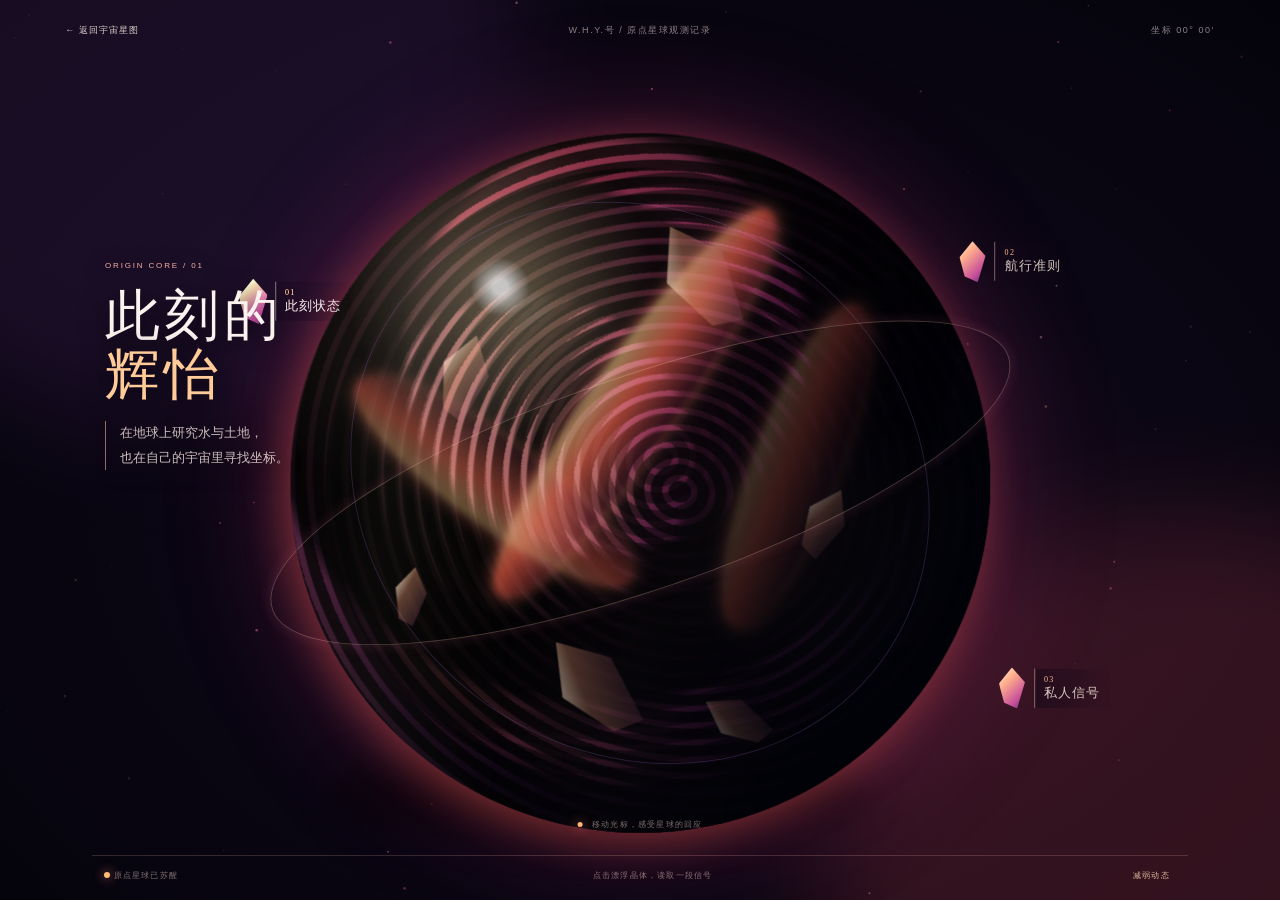
<file: origin.html>
<!doctype html>
<html lang="zh-CN">
<head>
  <meta charset="UTF-8">
  <meta name="viewport" content="width=device-width, initial-scale=1">
  <meta name="theme-color" content="#09030f">
  <meta name="description" content="原点星球，W.H.Y.号私人星图中的航行员观测记录。">
  <link rel="canonical" href="https://weihuiyi11.github.io/origin.html">
  <title>原点星球 · W.H.Y.号</title>
  <link rel="stylesheet" href="./origin.css?v=20260731-orbital-motion-1">
</head>
<body>
  <main class="origin-world" id="origin-world">
    <canvas id="origin-dust" aria-hidden="true"></canvas>
    <div class="nebula nebula-one" aria-hidden="true"></div>
    <div class="nebula nebula-two" aria-hidden="true"></div>

    <header class="world-header">
      <button class="back-link" id="back-to-map" type="button">← 返回宇宙星图</button>
      <p>W.H.Y.号 / 原点星球观测记录</p>
      <span>坐标 00° 00′</span>
    </header>

    <section class="planet-stage" id="planet-stage" aria-label="可探索的原点星球">
      <div class="planet-aura" aria-hidden="true"></div>
      <div class="planet-shadow" aria-hidden="true"></div>
      <div class="origin-planet" id="origin-planet" aria-hidden="true">
        <div class="planet-core"></div>
        <div class="planet-crust crust-one"></div><div class="planet-crust crust-two"></div>
        <div class="lava-stream stream-one"></div><div class="lava-stream stream-two"></div><div class="lava-stream stream-three"></div>
        <div class="crystal-field"><i></i><i></i><i></i><i></i><i></i><i></i></div>
        <div class="planet-shine"></div><div class="planet-night"></div>
      </div>
      <div class="orbital-path path-one" aria-hidden="true"></div><div class="orbital-path path-two" aria-hidden="true"></div>

      <button class="signal-shard shard-now active" data-record="now" type="button" aria-label="探索此刻状态"><i></i><span><b>01</b> 此刻状态</span></button>
      <button class="signal-shard shard-belief" data-record="belief" type="button" aria-label="探索航行准则"><i></i><span><b>02</b> 航行准则</span></button>
      <button class="signal-shard shard-signal" data-record="signal" type="button" aria-label="探索私人信号"><i></i><span><b>03</b> 私人信号</span></button>
    </section>

    <section class="planet-record" aria-live="polite">
      <p class="record-kicker">ORIGIN CORE / <span id="record-index">01</span></p>
      <article class="record-text active" data-panel="now"><h1>此刻的<br><em>辉怡</em></h1><p>在地球上研究水与土地，<br>也在自己的宇宙里寻找坐标。</p></article>
      <article class="record-text" data-panel="belief"><h1>方向，<br><em>由自己决定</em></h1><p>认真照看与世界相遇时的自己，<br>但不让无关的目光替我决定方向。</p></article>
      <article class="record-text" data-panel="signal"><h1>仍会为<br><em>真挚靠近</em>发亮</h1><p>喜欢未知，也珍惜那些<br>让人愿意认真回应的情感。</p></article>
    </section>

    <div class="interaction-hint" id="interaction-hint"><i></i> 移动光标，感受星球的回应</div>
    <footer class="world-footer"><span><i></i> 原点星球已苏醒</span><span>点击漂浮晶体，读取一段信号</span><button id="quiet-mode" type="button" aria-pressed="false">减弱动态</button></footer>
  </main>
  <script src="./origin.js?v=20260731-srcdoc-return-1" defer></script>
</body>
</html>
</file>
<file: origin.css>
:root{color-scheme:dark}*{box-sizing:border-box}html,body{width:100%;height:100%;margin:0;overflow:hidden;background:#06030c;color:#fbf2ef;font-family:ui-sans-serif,"PingFang SC","Microsoft YaHei",sans-serif}.origin-world{isolation:isolate;position:relative;width:100%;min-height:630px;height:100%;overflow:hidden;background:radial-gradient(ellipse at 55% 57%,#241126 0%,#0b0614 46%,#03030a 100%)}#origin-dust{position:absolute;inset:0;z-index:0;pointer-events:none}.nebula{position:absolute;z-index:0;width:58vw;height:58vw;border-radius:50%;filter:blur(56px);opacity:.32;pointer-events:none;animation:nebula-drift 16s ease-in-out infinite alternate}.nebula-one{top:-25vw;left:-17vw;background:#422155}.nebula-two{right:-22vw;bottom:-28vw;background:#8d303e;animation-delay:-8s}.world-header{position:absolute;z-index:9;top:24px;left:5.1vw;right:5.1vw;display:grid;grid-template-columns:1fr auto 1fr;align-items:center;color:rgba(250,231,232,.55);font-size:9px;letter-spacing:.17em}.world-header p{margin:0}.world-header span{text-align:right}.back-link{justify-self:start;border:0;background:transparent;padding:0;color:rgba(255,239,228,.85);font:inherit;font-size:9px;letter-spacing:.12em;cursor:pointer;transition:color .2s}.back-link:hover{color:#fff}.planet-stage{position:absolute;z-index:2;left:50%;top:51%;width:min(77vw,1050px);height:min(88vh,820px);transform:translate(-50%,-48%);--px:0px;--py:0px}.planet-aura{position:absolute;left:50%;top:51%;width:72%;aspect-ratio:1;transform:translate(calc(-50% + var(--px)),calc(-50% + var(--py)));border-radius:50%;background:radial-gradient(circle,rgba(255,172,96,.24),rgba(219,52,118,.15) 31%,rgba(118,57,175,.12) 48%,transparent 70%);filter:blur(15px);animation:aura-pulse 8s ease-in-out infinite}.planet-shadow{position:absolute;left:46%;top:84%;width:54%;height:12%;transform:translateX(-50%);border-radius:50%;background:rgba(0,0,0,.58);filter:blur(18px)}.origin-planet{position:absolute;left:50%;top:51%;width:min(57vw,700px);aspect-ratio:1;transform:translate(calc(-50% + var(--px)),calc(-50% + var(--py)));overflow:hidden;border-radius:50%;background:radial-gradient(circle at 34% 25%,#ffd69f 0 1.3%,#ff965e 4%,#d64b66 17%,#5c194f 43%,#1d0c2a 69%,#05040d 100%);box-shadow:inset -80px -55px 115px rgba(0,0,0,.86),inset 35px 20px 40px rgba(255,216,169,.17),-6px 8px 42px rgba(255,104,77,.38),0 0 120px rgba(196,53,120,.38);animation:planet-breathe 9s ease-in-out infinite}.planet-core{position:absolute;inset:8%;border-radius:50%;background:conic-gradient(from 110deg,#0b0619,#652350,#ff925c,#f9ca7d,#a63763,#14091f,#0b0619);mix-blend-mode:screen;filter:blur(15px);opacity:.8;animation:core-turn 24s linear infinite}.planet-crust{position:absolute;border-radius:50%;background:radial-gradient(ellipse at 39% 36%,transparent 0 28%,rgba(16,7,22,.78) 30% 49%,transparent 51%),repeating-radial-gradient(ellipse at 55% 49%,rgba(4,4,13,.84) 0 11px,rgba(78,20,60,.35) 12px 18px);mix-blend-mode:multiply;filter:contrast(1.2)}.crust-one{inset:-7%;transform:rotate(24deg)}.crust-two{inset:5%;transform:rotate(-38deg);opacity:.75}.lava-stream{position:absolute;z-index:3;width:12%;height:67%;border-radius:48% 52% 42% 58%;background:linear-gradient(90deg,rgba(255,219,139,.8),rgba(255,97,70,.95) 43%,rgba(144,23,74,.25));filter:blur(3px);mix-blend-mode:screen;opacity:.72;box-shadow:0 0 16px #ff7558}.stream-one{left:43%;top:5%;transform:rotate(36deg)}.stream-two{left:23%;top:26%;height:48%;transform:rotate(-53deg);opacity:.45}.stream-three{right:22%;top:23%;height:49%;transform:rotate(22deg);opacity:.35}.crystal-field{position:absolute;z-index:5;inset:0;transform:rotate(-12deg);pointer-events:none}.crystal-field i{position:absolute;width:13%;height:24%;clip-path:polygon(50% 0,100% 41%,74% 100%,27% 91%,0 40%);background:linear-gradient(110deg,rgba(255,246,220,.85),rgba(255,166,123,.35) 37%,rgba(152,61,152,.14));box-shadow:0 0 18px rgba(255,161,109,.62);mix-blend-mode:screen}.crystal-field i:nth-child(1){left:22%;top:18%;transform:rotate(29deg) scale(.52)}.crystal-field i:nth-child(2){left:58%;top:11%;transform:rotate(-19deg) scale(.7)}.crystal-field i:nth-child(3){left:68%;top:49%;transform:rotate(40deg) scale(.44)}.crystal-field i:nth-child(4){left:31%;top:65%;transform:rotate(-29deg) scale(.69)}.crystal-field i:nth-child(5){left:8%;top:47%;transform:rotate(22deg) scale(.35)}.crystal-field i:nth-child(6){left:50%;top:74%;transform:rotate(-48deg) scale(.43)}.planet-shine,.planet-night{position:absolute;inset:0;border-radius:50%;pointer-events:none}.planet-shine{z-index:6;background:radial-gradient(circle at 30% 22%,rgba(255,255,255,.75) 0 1%,rgba(255,224,174,.25) 4%,transparent 21%);mix-blend-mode:screen}.planet-night{z-index:7;background:linear-gradient(125deg,transparent 36%,rgba(6,4,16,.17) 52%,rgba(2,3,9,.86) 83%)}.orbital-path{position:absolute;z-index:8;left:50%;top:51%;border:1px solid rgba(255,209,183,.26);border-radius:50%;transform:translate(-50%,-50%) rotate(-19deg);pointer-events:none}.path-one{width:79%;height:27%;box-shadow:0 0 14px rgba(235,112,159,.15)}.path-two{width:61%;height:68%;transform:translate(-50%,-50%) rotate(37deg);border-color:rgba(186,131,244,.18)}.signal-shard{position:absolute;z-index:10;display:flex;align-items:center;gap:9px;border:0;background:transparent;padding:4px;color:rgba(255,237,226,.82);font:inherit;text-align:left;cursor:pointer;transition:filter .3s,transform .3s}.signal-shard i{display:block;width:26px;height:41px;clip-path:polygon(50% 0,100% 36%,70% 100%,20% 86%,0 39%);background:linear-gradient(135deg,#fff6d7,#ffad8c 32%,#c64e9a 75%,#503170);box-shadow:0 0 20px #f47a9e;animation:shard-float 4s ease-in-out infinite alternate}.signal-shard span{padding:6px 9px;border-left:1px solid rgba(255,204,180,.46);background:linear-gradient(90deg,rgba(19,8,25,.55),transparent);font-family:"Songti SC","STSong",serif;font-size:13px;letter-spacing:.08em;white-space:nowrap}.signal-shard b{display:block;color:#ffbf8c;font:8px ui-sans-serif;letter-spacing:.18em}.signal-shard:hover,.signal-shard.active{filter:brightness(1.3)}.signal-shard:hover i,.signal-shard.active i{box-shadow:0 0 32px #ffb06d;transform:scale(1.1)}.shard-now{left:9%;top:25%}.shard-belief{right:6%;top:20%}.shard-belief i{animation-delay:-1.8s}.shard-signal{right:2%;bottom:20%}.shard-signal i{animation-delay:-3s}.planet-record{position:absolute;z-index:11;left:8.2vw;top:29%;width:300px;pointer-events:none;text-shadow:0 4px 27px #07020d}.record-kicker{margin:0 0 16px;color:#f5ad9e;font-size:8px;letter-spacing:.23em}.record-text{display:none;animation:record-in .55s both}.record-text.active{display:block}.record-text h1{margin:0 0 16px;font-family:"Songti SC","STSong",serif;font-size:clamp(39px,4.3vw,68px);font-weight:400;line-height:1.08;letter-spacing:.08em}.record-text em{color:#ffcb99;font-style:normal}.record-text p{margin:0;border-left:1px solid rgba(255,185,147,.58);padding-left:14px;color:rgba(255,240,232,.79);font-family:"Songti SC","STSong",serif;font-size:13px;line-height:1.9}.interaction-hint{position:absolute;z-index:8;bottom:70px;left:50%;transform:translateX(-50%);color:rgba(255,225,214,.49);font-size:8px;letter-spacing:.15em;white-space:nowrap}.interaction-hint i{display:inline-block;width:5px;height:5px;margin-right:6px;border-radius:50%;background:#ffb777;box-shadow:0 0 12px #ff7b74;animation:blink 1.6s infinite}.world-footer{position:absolute;z-index:12;bottom:18px;left:7.2vw;right:7.2vw;display:flex;align-items:center;gap:22px;border-top:1px solid rgba(255,191,181,.19);padding:13px 12px 0;color:rgba(255,222,213,.51);font-size:8px;letter-spacing:.15em}.world-footer span:nth-child(2){margin:auto}.world-footer i{display:inline-block;width:6px;height:6px;border-radius:50%;background:#ffbc78;box-shadow:0 0 11px #ff796e}.world-footer button{border:0;background:transparent;color:rgba(255,219,182,.85);font:inherit;font-size:8px;letter-spacing:.15em;cursor:pointer}@keyframes nebula-drift{to{transform:translate(5%,4%) scale(1.11)}}@keyframes aura-pulse{50%{opacity:.72;transform:translate(calc(-50% + var(--px)),calc(-50% + var(--py))) scale(1.04)}}@keyframes planet-breathe{50%{filter:saturate(1.22) brightness(1.07);box-shadow:inset -80px -55px 115px rgba(0,0,0,.82),-6px 8px 55px rgba(255,104,77,.5),0 0 150px rgba(196,53,120,.46)}}@keyframes core-turn{to{transform:rotate(360deg)}}@keyframes shard-float{to{translate:0 -11px;rotate:5deg}}@keyframes record-in{from{opacity:0;transform:translateY(10px)}to{opacity:1;transform:none}}@keyframes blink{50%{opacity:.25}}.quiet *{animation-play-state:paused!important}.quiet .origin-planet{filter:saturate(.95)}@media(max-width:860px){.origin-world{min-height:670px}.world-header{left:20px;right:20px}.world-header p,.world-header span{display:none}.planet-stage{top:42%;width:120vw;height:64vh}.origin-planet{width:84vw}.planet-record{left:24px;top:14%;width:250px}.record-text h1{font-size:42px}.record-text p{font-size:12px}.signal-shard span{font-size:11px}.shard-now{left:3%;top:20%}.shard-belief{right:0;top:19%}.shard-signal{right:5%;bottom:5%}.path-one{width:89%}.interaction-hint{bottom:66px;font-size:7px}.world-footer{left:13px;right:13px;bottom:10px}.world-footer span:nth-child(2){display:none}}

/* Low-frequency orbital motion. Kept to opacity/transform on small layers for stable frame pacing. */
.origin-planet{contain:paint;backface-visibility:hidden;will-change:transform}
.origin-planet::before{content:"";position:absolute;inset:-18%;z-index:4;border-radius:50%;pointer-events:none;opacity:.2;background:radial-gradient(ellipse at 28% 34%,rgba(255,239,209,.24) 0 8%,transparent 20%),radial-gradient(ellipse at 70% 58%,rgba(255,205,185,.18) 0 7%,transparent 19%),linear-gradient(96deg,transparent 16%,rgba(255,236,213,.15) 26%,transparent 39%,rgba(255,176,205,.11) 52%,transparent 67%);mix-blend-mode:screen;animation:origin-cloud-drift 52s linear infinite}
.planet-core{will-change:transform}
.crust-one{animation:origin-crust-drift-a 74s linear infinite}
.crust-two{animation:origin-crust-drift-b 96s linear infinite reverse}
.planet-shine{animation:origin-star-glint 8s ease-in-out infinite alternate}
@keyframes origin-cloud-drift{from{transform:translate3d(-7%,-1%,0) rotate(0deg)}to{transform:translate3d(7%,1%,0) rotate(360deg)}}
@keyframes origin-crust-drift-a{from{transform:rotate(24deg)}to{transform:rotate(384deg)}}
@keyframes origin-crust-drift-b{from{transform:rotate(-38deg)}to{transform:rotate(322deg)}}
@keyframes origin-star-glint{from{opacity:.72}to{opacity:1}}
@media (prefers-reduced-motion:reduce){.origin-planet,.origin-planet::before,.planet-core,.planet-crust,.planet-shine{animation:none!important}}
</file>
